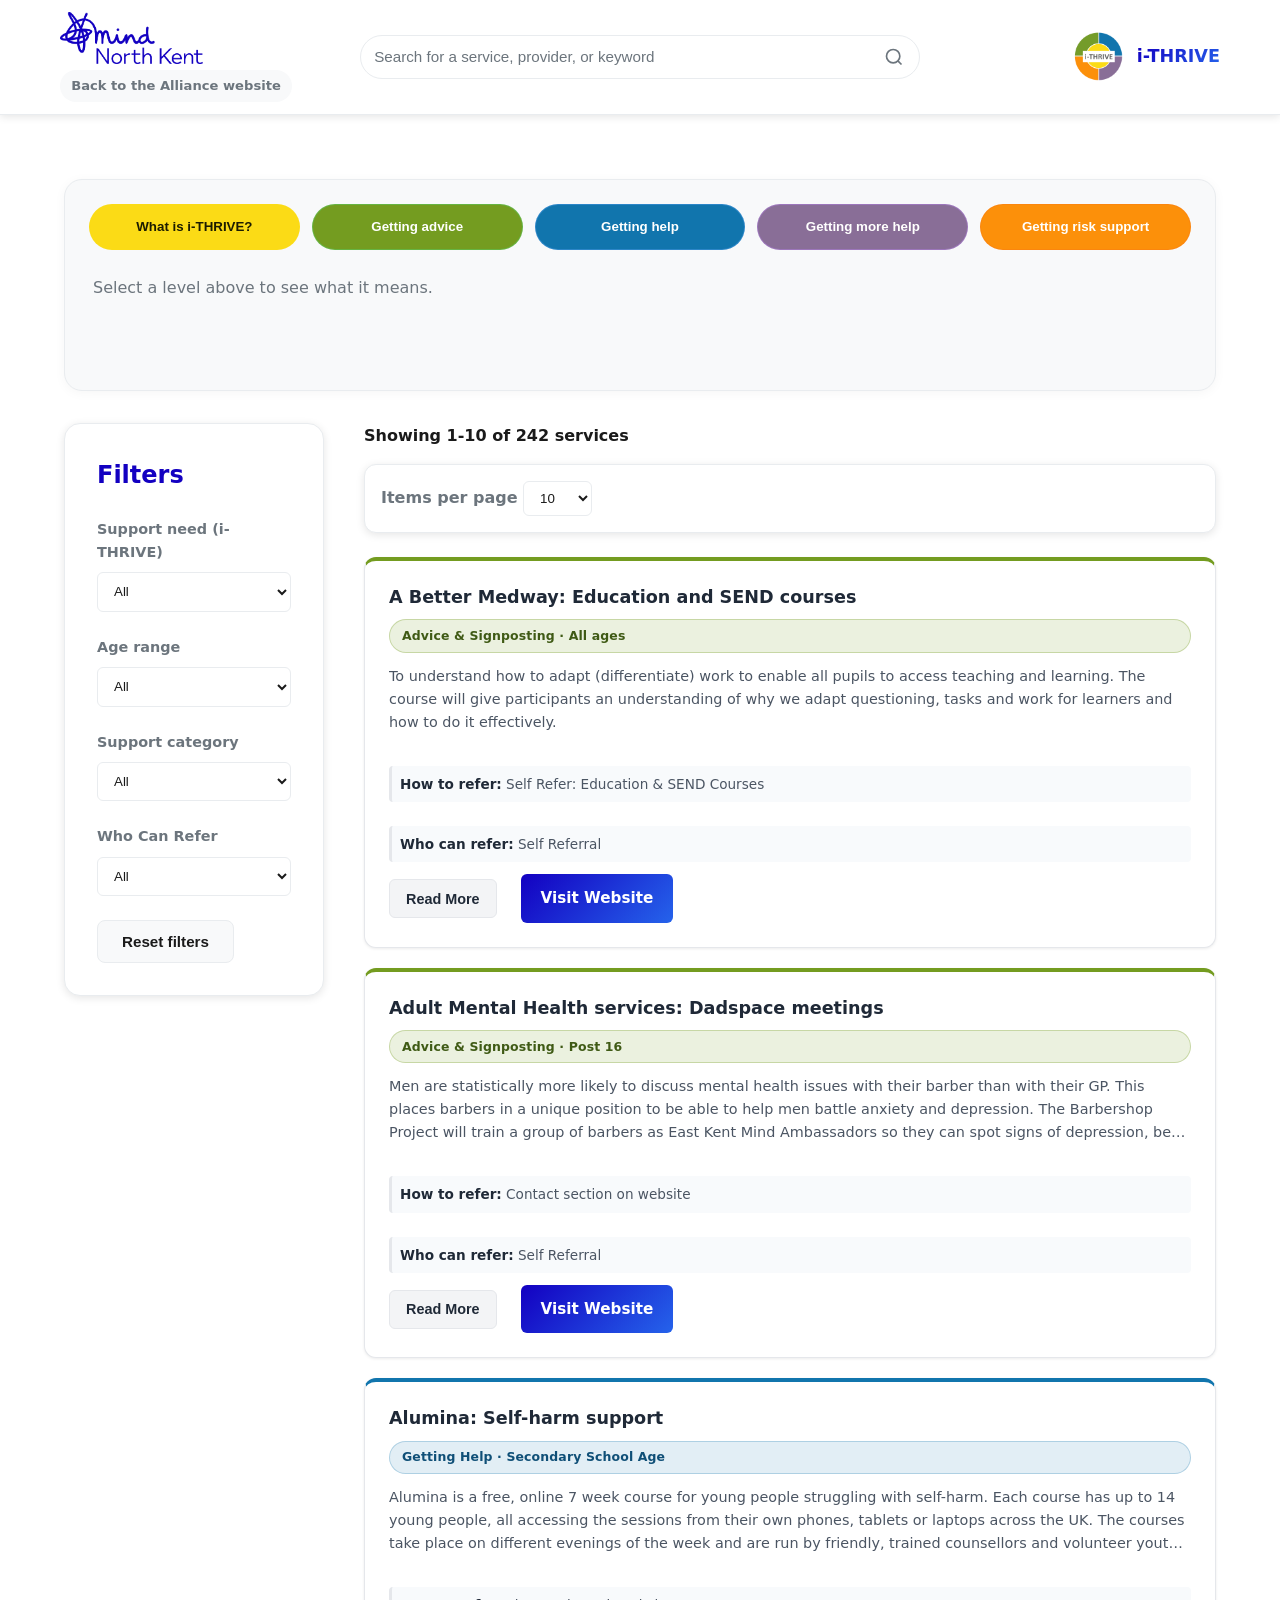
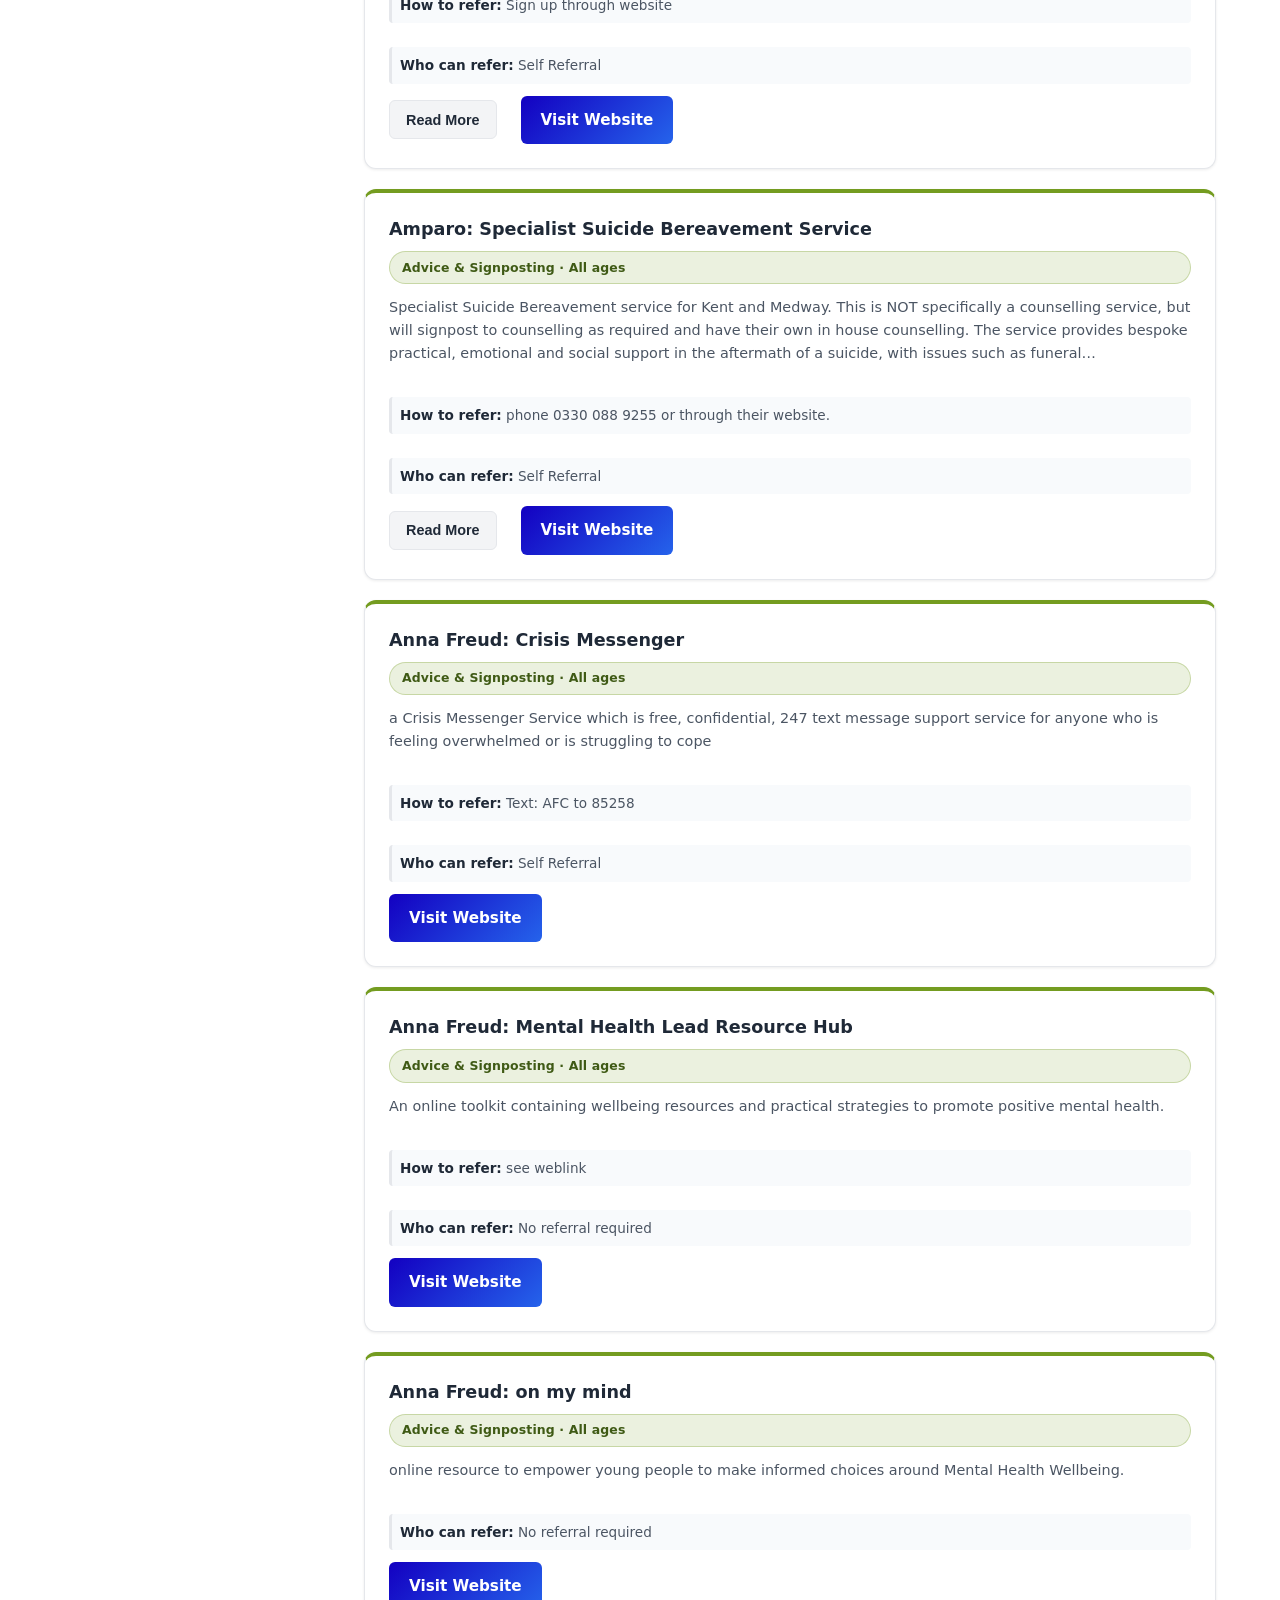
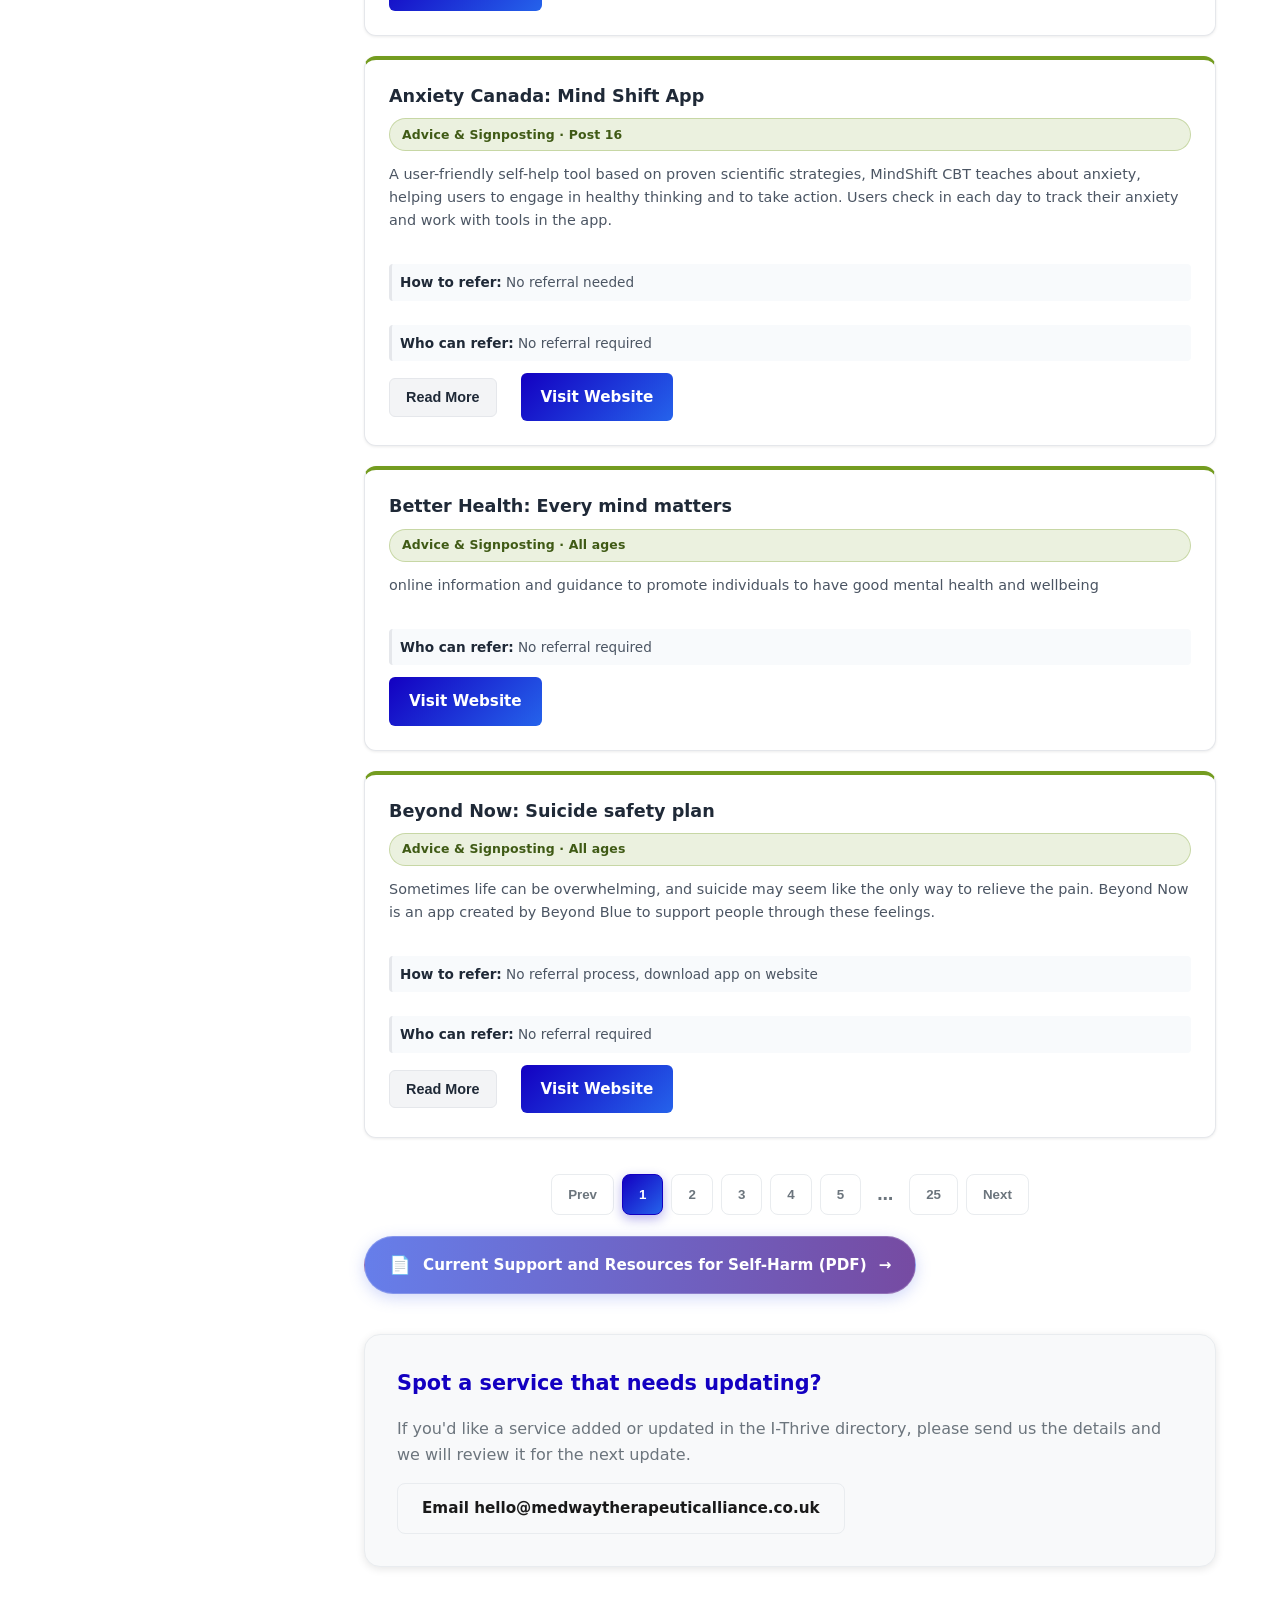
<file: index.html>
<!DOCTYPE html>
<html lang="en">
<head>
  <meta charset="UTF-8" />
  <meta name="viewport" content="width=device-width, initial-scale=1.0" />
  <title>I-Thrive | Service Directory</title>
  <link rel="icon" type="image/x-icon" href="Photos/I-Thrive-logo.png">
  <link rel="stylesheet" href="styles.css" />
</head>

<body>

  <!-- Header injected -->
  <div id="site-header"></div>

  <main class="container wide">

    <section class="thrive-info-section">
      <div class="thrive-info-panel" id="thriveInfoPanel">
        <div class="thrive-info-buttons">
          <button type="button" class="thrive-info-btn thrive-info-yellow" data-info="whatIs">What is i-THRIVE?</button>
          <button type="button" class="thrive-info-btn thrive-info-green" data-info="gettingAdvice">Getting advice</button>
          <button type="button" class="thrive-info-btn thrive-info-blue" data-info="gettingHelp">Getting help</button>
          <button type="button" class="thrive-info-btn thrive-info-purple" data-info="gettingMoreHelp">Getting more help</button>
          <button type="button" class="thrive-info-btn thrive-info-orange" data-info="gettingRiskSupport">Getting risk support</button>
        </div>
        <div class="thrive-info-copy" id="thriveInfoCopy">
          <p>Select a level above to see what it means.</p>
        </div>
      </div>
    </section>

   

    <div class="directory-layout">

      <!-- Filters -->
      <aside class="filters">
        <h2>Filters</h2>

        <label>
          Support need (i-THRIVE)
          <select id="filterThrive">
            <option value="">All</option>
            <option>Advice & Signposting</option>
            <option>Getting Help</option>
            <option>Getting More Help</option>
            <option>Risk Support</option>
          </select>
        </label>

        <label>
          Age range
          <select id="filterAge">
            <option value="">All</option>
            <option value="under 5s">Under 5's</option>
            <option value="primary school age">Primary School Age</option>
            <option value="secondary school age">Secondary School Age</option>
            <option value="post 16">Post 16</option>
            <option value="all ages">All ages</option>
          </select>
        </label>

        <label>
          Support category
          <select id="filterCategory">
            <option value="">All</option>
          </select>
        </label>

        <label>
          Who Can Refer
          <select id="filterReferrer">
            <option value="">All</option>
          </select>
        </label>

        <button id="resetFilters" class="secondary-btn">
          Reset filters
        </button>
      </aside>

      <!-- Results -->
      <section class="results">

        <p class="results-count" id="resultsCount">
          Showing 0 services
        </p>

        <div class="pagination-controls">
          <label>
            Items per page
            <select id="pageSize">
              <option value="10" selected>10</option>
              <option value="25">25</option>
              <option value="50">50</option>
              <option value="100">100</option>
            </select>
          </label>
        </div>

        

        <ul class="service-list" id="serviceList">
          <!-- Services injected here -->
        </ul>
        <div id="pagination" class="pagination"></div>

         <section class="resource-banner">
      <a href="https://democracy.medway.gov.uk/mgconvert2pdf.aspx?id=72454&nobdr=2" class="resource-link" target="_blank" rel="noopener noreferrer">
        <span class="resource-icon">📄</span>
        <span class="resource-text">Current Support and Resources for Self-Harm (PDF)</span>
        <span class="resource-arrow">→</span>
      </a>
    </section>

        <div class="support-box">
          <h3>Spot a service that needs updating?</h3>
          <p>If you'd like a service added or updated in the I-Thrive directory, please send us the details and we will review it for the next update.</p>
          <a href="mailto:hello@medwaytherapeuticalliance.com?subject=I-Thrive%20directory%20update%20request&body=Hello%2C%0A%0AI%20would%20like%20to%20request%20an%20update%20or%20addition%20to%20the%20I-Thrive%20service%20directory.%0A%0AService%20name%3A%0AWeb%20link%3A%0ADescription%3A%0AUpdate%20needed%20or%20new%20service%20details%3A%0A%0AThank%20you.%0A"
            class="secondary-btn">Email hello@medwaytherapeuticalliance.co.uk</a>
        </div>
      </section>

    </div>

    

  </main>

  <!-- Scripts -->
  <script src="Scripts/layout.js"></script>
  <script src="Scripts/directory.js"></script>

</body>
</html>
</file>
<file: styles.css>
:root {
  --bg: #ffffff;
  --bg-secondary: #f8f9fa;
  --bg-tertiary: #f1f3f4;
  --text: #1a1a1a;
  --text-muted: #6c757d;
  --accent: #1300c1;
  --accent-secondary: #2563eb;
  --accent-light: rgba(19, 0, 193, 0.1);
  --success: #10b981;
  --danger: #ef4444;
  --warning: #f59e0b;
  --danger-bg: rgba(239, 68, 68, 0.08);
  --danger-text: #dc2626;
  --border: #e9ecef;
  --shadow: rgba(0, 0, 0, 0.1);
}

* {
  box-sizing: border-box;
}

body {
  margin: 0;
  font-family: 'Inter', system-ui, -apple-system, BlinkMacSystemFont, "Segoe UI", sans-serif;
  background: var(--bg);
  color: var(--text);
  line-height: 1.6;
  min-height: 100vh;
}

/* Urgent banner */
.urgent-banner {
  background: #fef2f2;
  padding: 1rem 1.5rem;
  text-align: center;
  font-size: 0.95rem;
  border-bottom: 1px solid #fecaca;
  backdrop-filter: none;
}

.urgent-banner a {
  color: #dc2626;
  font-weight: 700;
  transition: color 0.2s ease;
}

.urgent-banner a:hover {
  color: #991b1b;
}

/* Layout */
.container {
  max-width: 900px;
  margin: 0 auto;
  padding: 4rem 1.5rem;
}

/* Hero */
.hero {
  text-align: center;
  margin-bottom: 3rem;
}

.hero h1 {
  font-size: 3rem;
  margin-bottom: 0.75rem;
  background: linear-gradient(135deg, #1300c1, #2563eb);
  -webkit-background-clip: text;
  -webkit-text-fill-color: transparent;
  background-clip: text;
  font-weight: 800;
  letter-spacing: -1px;
}

.intro {
  font-size: 1.15rem;
  color: var(--text-muted);
  font-weight: 500;
}

/* Purpose */
.purpose {
  max-width: 700px;
  margin: 0 auto 3rem;
  font-size: 1.05rem;
  color: var(--text-muted);
}

.inclusive {
  margin-top: 1.5rem;
}

/* CTA */
.cta {
  text-align: center;
}

.primary-btn {
  background: linear-gradient(135deg, var(--accent), var(--accent-secondary));
  color: #fff;
  border: none;
  padding: 1.1rem 3rem;
  font-size: 1.05rem;
  font-weight: 700;
  border-radius: 8px;
  cursor: pointer;
  transition: all 0.3s ease;
  box-shadow: 0 4px 15px rgba(19, 0, 193, 0.3);
  text-decoration: none;
  display: inline-block;
}

.primary-btn:hover {
  transform: translateY(-2px);
  box-shadow: 0 8px 25px rgba(19, 0, 193, 0.4);
}

.primary-btn:active {
  transform: translateY(0);
}

.reassurance {
  margin-top: 1rem;
  font-size: 0.95rem;
  color: var(--text-muted);
}

/* Footer */
.footer {
  background: var(--bg-secondary);
  border-top: 1px solid var(--border);
  padding: 2.5rem 1.5rem;
  text-align: center;
  margin-top: 5rem;
}

.footer nav {
  display: flex;
  justify-content: center;
  gap: 2rem;
  flex-wrap: wrap;
  margin-bottom: 1.5rem;
}

.footer a {
  color: var(--text-muted);
  text-decoration: none;
  font-size: 0.9rem;
  font-weight: 500;
  transition: color 0.2s ease;
}

.footer a:hover {
  color: var(--accent);
}

.updated {
  font-size: 0.85rem;
  color: #9ca3af;
}

.page-header {
  text-align: center;
  margin-bottom: 4rem;
}

.page-header h1 {
  font-size: 2.75rem;
  margin-bottom: 1rem;
  background: linear-gradient(135deg, #1300c1, #2563eb);
  -webkit-background-clip: text;
  -webkit-text-fill-color: transparent;
  background-clip: text;
  font-weight: 800;
}

.page-intro {
  color: var(--text-muted);
  font-size: 1.1rem;
  max-width: 600px;
  margin: 0 auto;
  font-weight: 500;
}

/* Safety options */
.safety-options {
  display: grid;
  grid-template-columns: repeat(auto-fit, minmax(280px, 1fr));
  gap: 2rem;
}

.safety-card {
  background: var(--bg-secondary);
  border-radius: 16px;
  padding: 2.25rem;
  border: 1px solid var(--border);
  text-align: left;
  cursor: pointer;
  transition: all 0.3s ease;
  backdrop-filter: none;
}

.safety-card h2 {
  margin-top: 0;
  margin-bottom: 0.75rem;
  font-size: 1.4rem;
  font-weight: 700;
  color: var(--text);
}

.safety-card p {
  margin: 0;
  color: var(--text-muted);
  font-weight: 500;
}

.safety-card:hover {
  transform: translateY(-2px);
  border-color: var(--accent);
  box-shadow: 0 8px 20px var(--shadow);
}

/* Emphasis colours */
.danger {
  border-color: #fecaca;
  background: #fef2f2;
}

.danger:hover {
  border-color: #fca5a5;
  background: var(--bg-secondary);
}

.crisis {
  border-color: #fed7aa;
  background: #fffbeb;
}

.crisis:hover {
  border-color: #fdba74;
  background: var(--bg-secondary);
}

.safeguarding {
  border-color: #fcd34d;
  background: #fefce8;
}

.safeguarding:hover {
  border-color: #fbbf24;
  background: var(--bg-secondary);
}

.ok {
  border-color: #a7f3d0;
  background: #f0fdf4;
}

.ok:hover {
  border-color: #6ee7b7;
  background: var(--bg-secondary);
}

/* Support panel */
.support-panel {
  margin-top: 3rem;
  padding: 2.5rem;
  background: var(--bg-secondary);
  border-radius: 16px;
  border: 1px solid var(--border);
  box-shadow: 0 2px 8px var(--shadow);
  backdrop-filter: none;
}

.hidden {
  display: none;
}

.support-section {
  margin-bottom: 4rem;
}

.support-section h2 {
  font-size: 2rem;
  margin-bottom: 1rem;
  font-weight: 800;
  color: var(--text);
}

.support-section > p {
  color: var(--text-muted);
  font-weight: 500;
  font-size: 1.05rem;
}

/* i-THRIVE info buttons */
.thrive-info-section {
  margin-bottom: 2rem;
}

.thrive-info-panel {
  background: var(--bg-secondary);
  border: 1px solid var(--border);
  border-radius: 18px;
  padding: 1.5rem;
  box-shadow: 0 2px 12px rgba(0, 0, 0, 0.04);
}

.thrive-info-buttons {
  display: flex;
  flex-wrap: wrap;
  gap: 0.75rem;
  margin-bottom: 1.25rem;
}

.thrive-info-btn {
  flex: 1 1 170px;
  min-width: 140px;
  border: 1px solid var(--border);
  background: #fff;
  color: var(--text);
  border-radius: 999px;
  padding: 0.9rem 1rem;
  cursor: pointer;
  font-weight: 700;
  transition: all 0.2s ease;
  text-align: center;
}

.thrive-info-btn:hover,
.thrive-info-btn:focus-visible {
  transform: translateY(-1px);
  border-color: var(--accent);
}

.thrive-info-btn.active {
  color: #070000;
  border-color: transparent;
}

.thrive-info-yellow.active {
  background: #fbbf24;
}

.thrive-info-green.active {
  background: #4ade80;
}

.thrive-info-blue.active {
  background: #60a5fa;
}

.thrive-info-purple.active {
  background: #c084fc;
}

.thrive-info-orange.active {
  background: #f97316;
}

.thrive-info-yellow {
  color: #1c1c00;
  background: #fbdb16;
  border-color: rgba(251, 219, 22, 0.45);
}

.thrive-info-green {
  color: #fffffe;
  background: #749c20;
  border-color: rgba(74, 222, 128, 0.35);
}

.thrive-info-blue {
  color: #fffffe;
  background: #1175ad;
  border-color: rgba(96, 165, 250, 0.35);
}

.thrive-info-purple {
  color: #fffffe;
  background: #896e97;
  border-color: rgba(192, 132, 252, 0.35);
}

.thrive-info-orange {
  color: #fffffe;
  background: #fc900a;
  border-color: rgba(249, 115, 22, 0.35);
}

.thrive-info-copy {
  min-height: 96px;
  padding: 0.25rem 0.25rem 0 0.25rem;
}

.thrive-info-copy h3 {
  margin-top: 0;
  margin-bottom: 0.5rem;
  font-size: 1.05rem;
  color: var(--text);
}

.thrive-info-copy p {
  margin: 0;
  color: var(--text-muted);
  line-height: 1.7;
}

@media (max-width: 768px) {
  .thrive-info-btn {
    flex: 1 1 calc(50% - 0.75rem);
  }
}

@media (max-width: 520px) {
  .thrive-info-buttons {
    flex-direction: column;
  }

  .thrive-info-btn {
    flex: 1 1 100%;
  }
}

/* Resource banner */
.resource-banner {
  margin-bottom: 2.5rem;
  margin-top: 1rem;
  text-align: center;
  align-items: center;
  justify-content: center;
}

.resource-link {
  display: flex;
  align-items: center;
  gap: 0.75rem;
  padding: 0.875rem 1.5rem;
  background: linear-gradient(90deg, #667eea 0%, #764ba2 100%);
  color: white;
  text-decoration: none;
  border-radius: 999px;
  font-weight: 600;
  font-size: 0.95rem;
  transition: all 0.3s ease;
  width: fit-content;
  box-shadow: 0 4px 15px rgba(102, 126, 234, 0.3);
  border: 1px solid rgba(255, 255, 255, 0.2);
}

.resource-link:hover {
  transform: translateX(4px);
  box-shadow: 0 6px 20px rgba(102, 126, 234, 0.4);
  border-color: rgba(255, 255, 255, 0.4);
}

.resource-icon {
  font-size: 1.1rem;
  display: inline-flex;
}

.resource-arrow {
  transition: transform 0.3s ease;
  font-weight: 700;
}

.resource-link:hover .resource-arrow {
  transform: translateX(2px);
}

.support-box,
.link-box {
  background: var(--bg-secondary);
  border-radius: 16px;
  padding: 2rem;
  margin-top: 1.75rem;
  border: 1px solid var(--border);
  box-shadow: 0 2px 8px var(--shadow);
  transition: all 0.3s ease;
  backdrop-filter: none;
}

.support-box:hover,
.link-box:hover {
  border-color: var(--accent);
  transform: translateY(-2px);
  box-shadow: 0 4px 12px var(--shadow);
}

.support-box h3,
.link-box h3 {
  margin-top: 0;
  margin-bottom: 0.75rem;
  font-size: 1.3rem;
  font-weight: 700;
  color: var(--accent);
}

.support-box p,
.link-box p {
  color: var(--text-muted);
  font-weight: 500;
}

.external-link {
  display: inline-block;
  margin-top: 1rem;
  color: var(--accent);
  font-weight: 700;
  text-decoration: none;
  transition: all 0.2s ease;
  position: relative;
}

.external-link::after {
  content: " →";
  transition: transform 0.2s ease;
}

.external-link:hover {
  color: var(--accent-secondary);
}

.external-link:hover::after {
  transform: translateX(4px);
}

.continue-section {
  text-align: center;
  padding: 3rem;
  background: var(--accent-light);
  border-radius: 16px;
  border: 1px solid #ddd6fe;
  margin-top: 4rem;
}

.continue-section p {
  color: var(--text-muted);
  font-weight: 500;
  font-size: 1.05rem;
  margin-bottom: 1.5rem;
}

/* Wider layout for directory */
.container.wide {
  max-width: 1200px;
}

/* Layout */
.directory-layout {
  display: grid;
  grid-template-columns: 260px 1fr;
  gap: 2.5rem;
}

/* Filters */
.filters {
  background: var(--bg);
  padding: 2rem;
  border-radius: 16px;
  border: 1px solid var(--border);
  box-shadow: 0 2px 8px var(--shadow);
  height: fit-content;
  backdrop-filter: none;
  min-width: 0;
}

.results {
  min-width: 0;
}

.service-list,
.support-box {
  width: 100%;
}

.support-box {
  box-sizing: border-box;
}

.filters h2 {
  margin-top: 0;
  margin-bottom: 1.5rem;
  font-weight: 700;
  color: var(--accent);
}

.filters label {
  display: block;
  margin-bottom: 1.5rem;
  font-size: 0.9rem;
  color: var(--text-muted);
  font-weight: 600;
}

.filters select {
  width: 100%;
  margin-top: 0.5rem;
  padding: 0.65rem 0.75rem;
  border-radius: 6px;
  border: 1px solid var(--border);
  background: var(--bg);
  color: var(--text);
  font-weight: 500;
  transition: border-color 0.2s ease;
}

.filters select:focus {
  outline: none;
  border-color: var(--accent);
  box-shadow: 0 0 0 3px var(--accent-light);
}

/* Results */
.results-count {
  margin: 0 0 1rem 0;
  font-weight: 600;
  color: var(--text);
  font-size: 1rem;
}

.service-list {
  list-style: none;
  padding: 0;
  margin: 0;
}

.service-card {
  background: #ffffff;
  border-radius: 12px;
  padding: 1.5rem;
  margin-bottom: 1.25rem;
  border: 1px solid #e5e7eb;
  box-shadow: 0 1px 3px rgba(0, 0, 0, 0.08);
  transition: all 0.3s ease;
  backdrop-filter: none;
  display: flex;
  flex-direction: column;
}

.service-card:hover {
  transform: translateY(-3px);
  border-color: #d1d5db;
  box-shadow: 0 10px 25px rgba(0, 0, 0, 0.1);
  background: #ffffff;
}

.service-card h3 {
  margin-top: 0;
  margin-bottom: 0.6rem;
  font-size: 1.1rem;
  font-weight: 700;
  color: #1f2937;
  line-height: 1.4;
}

.meta {
  font-size: 0.85rem;
  color: #6b7280;
  margin-bottom: 1rem;
  font-weight: 500;
  display: flex;
  flex-wrap: wrap;
  gap: 0.5rem;
}

.description {
  font-size: 0.9rem;
  color: #4b5563;
  margin: 0 0 1.25rem 0;
  display: -webkit-box;
  -webkit-line-clamp: 3;
  -webkit-box-orient: vertical;
  line-clamp: 3;
  overflow: hidden;
  transition: max-height 0.2s ease;
  line-height: 1.6;
  flex-grow: 1;
}

.description.expanded {
  display: block;
  -webkit-line-clamp: unset;
  -webkit-box-orient: initial;
  line-clamp: unset;
  overflow: visible;
}

.referral-info {
  font-size: 0.85rem;
  color: #4b5563;
  margin: 0.75rem 0;
  line-height: 1.5;
  padding: 0.5rem;
  background: #f8fafc;
  border-left: 3px solid #e5e7eb;
  border-radius: 4px;
}

.referral-info strong {
  color: #1f2937;
  font-weight: 600;
}

.toggle-description {
  background: #f3f4f6;
  border: 1px solid #e5e7eb;
  color: #1f2937;
  font-weight: 600;
  font-size: 0.9rem;
  cursor: pointer;
  padding: 0.65rem 1rem;
  margin: 0 0.75rem 0 0;
  text-decoration: none;
  border-radius: 6px;
  transition: all 0.2s ease;
  display: inline-block;
}

.toggle-description:hover {
  background: #e5e7eb;
  border-color: #d1d5db;
  color: #111827;
  transform: translateY(-1px);
}

/* Card action buttons container */
.card-actions {
  display: flex;
  gap: 0.75rem;
  margin-top: auto;
  align-items: center;
  flex-wrap: wrap;
}

.service-link {
  display: inline-flex;
  align-items: center;
  justify-content: center;
  padding: 0.75rem 1.25rem;
  border-radius: 6px;
  background: linear-gradient(135deg, #1300c1, #2563eb);
  color: #fff;
  font-weight: 600;
  text-decoration: none;
  transition: all 0.2s ease;
  font-size: 0.95rem;
  border: none;
}

.service-link:hover {
  background: linear-gradient(135deg, #0a00a8, #1e40af);
  transform: translateY(-2px);
  box-shadow: 0 4px 12px rgba(19, 0, 193, 0.3);
}

.support-need-pill {
  display: inline-flex;
  align-items: center;
  padding: 0.35rem 0.75rem;
  border-radius: 999px;
  font-size: 0.78rem;
  font-weight: 700;
  letter-spacing: 0.01em;
  margin-bottom: 0.75rem;
  border: 1px solid transparent;
}

.service-card.support-need-thriving {
  border-top: 4px solid #fbdb16;
}

.service-card.support-need-getting-help {
  border-top: 4px solid #1175ad;
}

.service-card.support-need-advice-signposting {
  border-top: 4px solid #749c20;
}

.service-card.support-need-risk-support {
  border-top: 4px solid #fc900a;
}

.service-card.support-need-getting-more-help {
  border-top: 4px solid #896e97;
}

.support-need-pill.support-need-thriving {
  background: rgba(251, 219, 22, 0.15);
  color: #a17f00;
  border-color: rgba(251, 219, 22, 0.3);
}

.support-need-pill.support-need-getting-help {
  background: rgba(17, 117, 173, 0.12);
  color: #0f4f77;
  border-color: rgba(17, 117, 173, 0.25);
}

.support-need-pill.support-need-advice-signposting {
  background: rgba(116, 156, 32, 0.14);
  color: #3f5a15;
  border-color: rgba(116, 156, 32, 0.3);
}

.support-need-pill.support-need-risk-support {
  background: rgba(252, 144, 10, 0.14);
  color: #7a4904;
  border-color: rgba(252, 144, 10, 0.28);
}

.support-need-pill.support-need-getting-more-help {
  background: rgba(137, 110, 151, 0.14);
  color: #5d4770;
  border-color: rgba(137, 110, 151, 0.28);
}

/* =========================
   Site Header
   ========================= */

.site-header {
  background: var(--bg);
  border-bottom: 1px solid var(--border);
  position: sticky;
  top: 0;
  z-index: 1000;
  box-shadow: 0 2px 8px var(--shadow);
}

.header-inner {
  max-width: 1200px;
  margin: 0 auto;

  padding: 0.75rem 1.25rem;

  display: grid;
  grid-template-columns: 240px minmax(320px, 1fr) 240px;
  align-items: center;

  gap: 1.5rem;
}

/* Left */

.header-left {
  display: flex;
  flex-direction: column;
  align-items: flex-start;
  gap: 0.35rem;

  min-width: 0;
}

/* Center */

.header-center {
  display: flex;
  justify-content: center;
  align-items: center;

  width: 100%;
  min-width: 0;
}

/* Right */

.header-right {
  display: flex;
  justify-content: flex-end;
  align-items: center;

  min-width: 0;
}

/* Logos */

.nk-logo-link {
  display: inline-flex;
  align-items: center;
}

.nk-logo,
.thrive-logo {
  max-height: 52px;
  width: auto;
  object-fit: contain;
  display: block;
}

/* Back link */

.back-link {
  width: auto;
}

.back-link a {
  display: inline-flex;
  align-items: center;
  gap: 0.35rem;

  padding: 0.35rem 0.7rem;

  background: var(--bg-secondary);
  border-radius: 999px;

  color: var(--text-muted);
  text-decoration: none;

  font-size: 0.82rem;
  font-weight: 600;

  transition:
    background 0.2s ease,
    color 0.2s ease;
}

.back-link a:hover,
.back-link a:focus-visible {
  background: var(--accent-light);
  color: var(--accent);
}

/* Brand */

.brand {
  display: flex;
  align-items: center;
  gap: 0.75rem;
}

.brand-text {
  font-size: 1.1rem;
  font-weight: 800;
  line-height: 1.1;

  background: linear-gradient(
    135deg,
    var(--accent),
    var(--accent-secondary)
  );

  -webkit-background-clip: text;
  -webkit-text-fill-color: transparent;
  background-clip: text;
}

/* Search */

.search-container {
  width: 100%;
  max-width: 560px;

  display: flex;
  align-items: center;

  padding: 0.45rem 0.7rem;

  background: var(--bg);

  border: 1px solid var(--border);
  border-radius: 999px;

  transition:
    border-color 0.2s ease,
    box-shadow 0.2s ease;
}

.search-container:focus-within {
  border-color: var(--accent);
  box-shadow: 0 0 0 3px var(--accent-light);
}

.search-input {
  flex: 1;

  border: none;
  outline: none;

  background: transparent;

  color: var(--text);

  font-size: 0.95rem;
  font-weight: 500;

  min-width: 0;
}

.search-input::placeholder {
  color: var(--text-muted);
}

.search-btn {
  display: flex;
  align-items: center;
  justify-content: center;

  border: none;
  background: transparent;

  padding: 0.25rem;

  cursor: pointer;

  color: var(--text-muted);

  transition: color 0.2s ease;
}

.search-btn:hover {
  color: var(--accent);
}

.search-icon {
  width: 20px;
  height: 20px;
}

/* Fix giant right logo */

.thrive-logo {
  max-height: 52px;
}

/* Navigation */

.main-nav {
  display: flex;
  align-items: center;
  gap: 2rem;
}

.main-nav a {
  position: relative;

  font-size: 0.95rem;
  font-weight: 600;

  text-decoration: none;

  color: var(--text-muted);

  transition: color 0.2s ease;
}

.main-nav a:hover {
  color: var(--accent);
}

.main-nav a::after {
  content: "";

  position: absolute;
  left: 0;
  bottom: -8px;

  width: 0;
  height: 2px;

  background: linear-gradient(
    90deg,
    var(--accent),
    var(--accent-secondary)
  );

  transition: width 0.3s ease;
}

.main-nav a:hover::after {
  width: 100%;
}

/* Secondary button */

.secondary-btn {
  background: var(--bg-secondary);
  color: var(--text);

  border: 1px solid var(--border);

  padding: 0.75rem 1.5rem;

  font-size: 0.95rem;
  font-weight: 600;

  border-radius: 8px;

  cursor: pointer;

  transition: all 0.2s ease;

  text-decoration: none;
  display: inline-block;
}

.secondary-btn:hover {
  background: var(--accent);
  color: #fff;

  border-color: var(--accent);

  transform: translateY(-1px);

  box-shadow: 0 4px 12px rgba(19, 0, 193, 0.2);
}

/* Pagination controls */

.pagination-controls {
  display: flex;
  justify-content: space-between;
  align-items: center;

  margin-bottom: 1.5rem;
  padding: 1rem;

  background: var(--bg);

  border-radius: 12px;
  border: 1px solid var(--border);

  box-shadow: 0 2px 8px var(--shadow);
}

.pagination-controls label {
  font-weight: 600;
  color: var(--text-muted);
  margin-right: 0.5rem;
}

.pagination-controls select {
  padding: 0.5rem 0.75rem;

  border-radius: 6px;
  border: 1px solid var(--border);

  background: var(--bg);
  color: var(--text);

  font-weight: 500;

  transition: border-color 0.2s ease;
}

.pagination-controls select:focus {
  outline: none;

  border-color: var(--accent);

  box-shadow: 0 0 0 3px var(--accent-light);
}

/* Pagination */

.pagination {
  display: flex;
  justify-content: center;
  align-items: center;

  gap: 0.5rem;

  margin-top: 2rem;
}

.page-btn {
  padding: 0.75rem 1rem;

  border-radius: 8px;
  border: 1px solid var(--border);

  background: var(--bg);
  color: var(--text-muted);

  cursor: pointer;

  font-weight: 600;

  transition: all 0.2s ease;

  min-width: 40px;
  text-align: center;
}

.page-btn:hover {
  border-color: var(--accent);
  color: var(--accent);

  transform: translateY(-1px);
}

.page-btn.page-active {
  background: linear-gradient(
    135deg,
    var(--accent),
    var(--accent-secondary)
  );

  border-color: var(--accent);

  color: #fff;

  box-shadow: 0 4px 12px rgba(19, 0, 193, 0.3);
}

.page-btn.prev,
.page-btn.next {
  font-weight: 700;
}

.page-ellipsis {
  padding: 0.75rem 0.5rem;

  color: var(--text-muted);

  font-weight: 600;
}

/* =========================
   Responsive Design
   ========================= */

@media (max-width: 900px) {

  .header-inner {
    grid-template-columns: 220px minmax(260px, 1fr) 200px;
    gap: 1rem;
  }

  .brand-text {
    font-size: 1rem;
  }

  .nk-logo,
  .thrive-logo {
    max-height: 46px;
  }
}

@media (max-width: 768px) {

  .container,
  .container.wide {
    padding: 2rem 1rem;
  }

  .directory-layout {
    grid-template-columns: 1fr;
    gap: 1.5rem;
  }

  .filters {
    order: 1;
    padding: 1.5rem;
  }

  .results {
    order: 2;
  }

  .pagination-controls {
    flex-direction: column;
    gap: 1rem;
    align-items: stretch;
  }

  .pagination {
    flex-wrap: wrap;
    gap: 0.25rem;
  }

  .page-btn {
    padding: 0.5rem 0.75rem;
    min-width: 35px;
  }

  .service-card {
    padding: 1rem;
    word-break: break-word;
  }

  .service-card h3 {
    font-size: 1.1rem;
  }

  .meta,
  .description {
    font-size: 0.9rem;
  }

  .description {
    word-break: break-word;
  }

  .resource-link {
    padding: 0.75rem 1.25rem;
    font-size: 0.9rem;
    width: 100%;
    justify-content: center;
  }

  .support-box {
    padding: 1.5rem;
  }

  .support-box p {
    margin-bottom: 1rem;
  }

  .support-box .secondary-btn {
    width: 100%;
    max-width: 100%;
    text-align: center;
  }

  /* MOBILE HEADER */

  .site-header {
    position: relative;
  }

  .header-inner {
    grid-template-columns: 1fr;

    text-align: center;

    gap: 1rem;

    padding: 1rem;
  }

  .header-left,
  .header-center,
  .header-right {
    width: 100%;

    justify-content: center;
    align-items: center;
  }

  .header-left {
    order: 1;
    text-align: center;
  }

  .header-center {
    order: 2;
  }

  .header-right {
    order: 3;
  }

  .back-link {
    display: flex;
    justify-content: center;
  }

  .search-container {
    max-width: 100%;
  }

  .nk-logo,
  .thrive-logo {
    max-height: 42px;
  }

  .brand {
    justify-content: center;
  }

  .brand-text {
    font-size: 1rem;
  }

  .search-input {
    font-size: 0.9rem;
  }
}

@media (max-width: 480px) {

  .hero h1 {
    font-size: 2.5rem;
  }

  .page-header h1 {
    font-size: 2.25rem;
  }

  .safety-options {
    grid-template-columns: 1fr;
  }

  .support-section h2 {
    font-size: 1.75rem;
  }

  .footer nav,
  .main-nav {
    flex-direction: column;
    gap: 1rem;
  }

  .support-box {
    padding: 1.25rem;
  }

  .support-box h3 {
    font-size: 1.15rem;
  }

  .support-box .secondary-btn {
    display: block;
    width: 100%;
  }

  .filters,
  .results,
  .service-card,
  .support-box {
    min-width: 0;
  }

  .header-inner {
    padding: 0.85rem;
    gap: 0.85rem;
  }

  .nk-logo,
  .thrive-logo {
    max-height: 38px;
  }

  .brand-text {
    font-size: 0.95rem;
  }

  .search-container {
    padding: 0.4rem 0.6rem;
  }

  .search-input {
    font-size: 0.88rem;
  }

  .back-link a {
    font-size: 0.78rem;
    padding: 0.3rem 0.6rem;
  }
}
</file>
